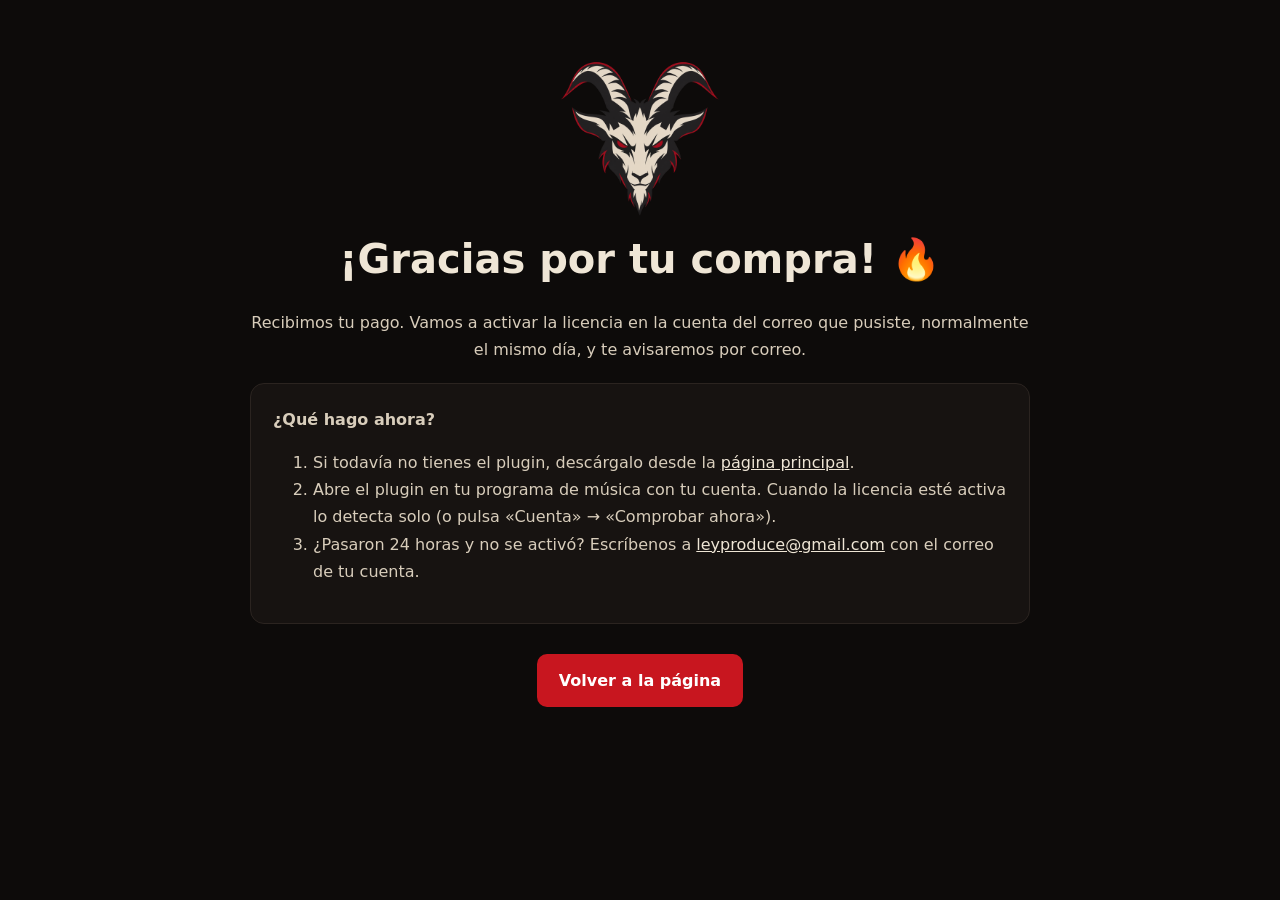
<file: gracias.html>
<!doctype html>
<html lang="es"><head><meta charset="utf-8"><meta name="viewport" content="width=device-width,initial-scale=1">
<title>¡Gracias! · Bravo Melody Composer</title><link rel="icon" href="favicon.png"><link rel="stylesheet" href="legal.css"></head>
<body><div class="wrap" style="text-align:center">
<img src="logo.png" alt="" style="width:160px;margin-top:30px">
<h1>¡Gracias por tu compra! 🔥</h1>
<p>Recibimos tu pago. Vamos a activar la licencia en la cuenta del correo que pusiste, normalmente el mismo día, y te avisaremos por correo.</p>
<div class="box" style="text-align:left">
<p style="margin-top:0"><b>¿Qué hago ahora?</b></p>
<ol>
<li>Si todavía no tienes el plugin, descárgalo desde la <a href="index.html#prueba">página principal</a>.</li>
<li>Abre el plugin en tu programa de música con tu cuenta. Cuando la licencia esté activa lo detecta solo (o pulsa «Cuenta» → «Comprobar ahora»).</li>
<li>¿Pasaron 24 horas y no se activó? Escríbenos a <a href="mailto:leyproduce@gmail.com">leyproduce@gmail.com</a> con el correo de tu cuenta.</li>
</ol>
</div>
<p style="margin-top:30px"><a class="btn" href="index.html">Volver a la página</a></p>
</div></body></html>
</file>
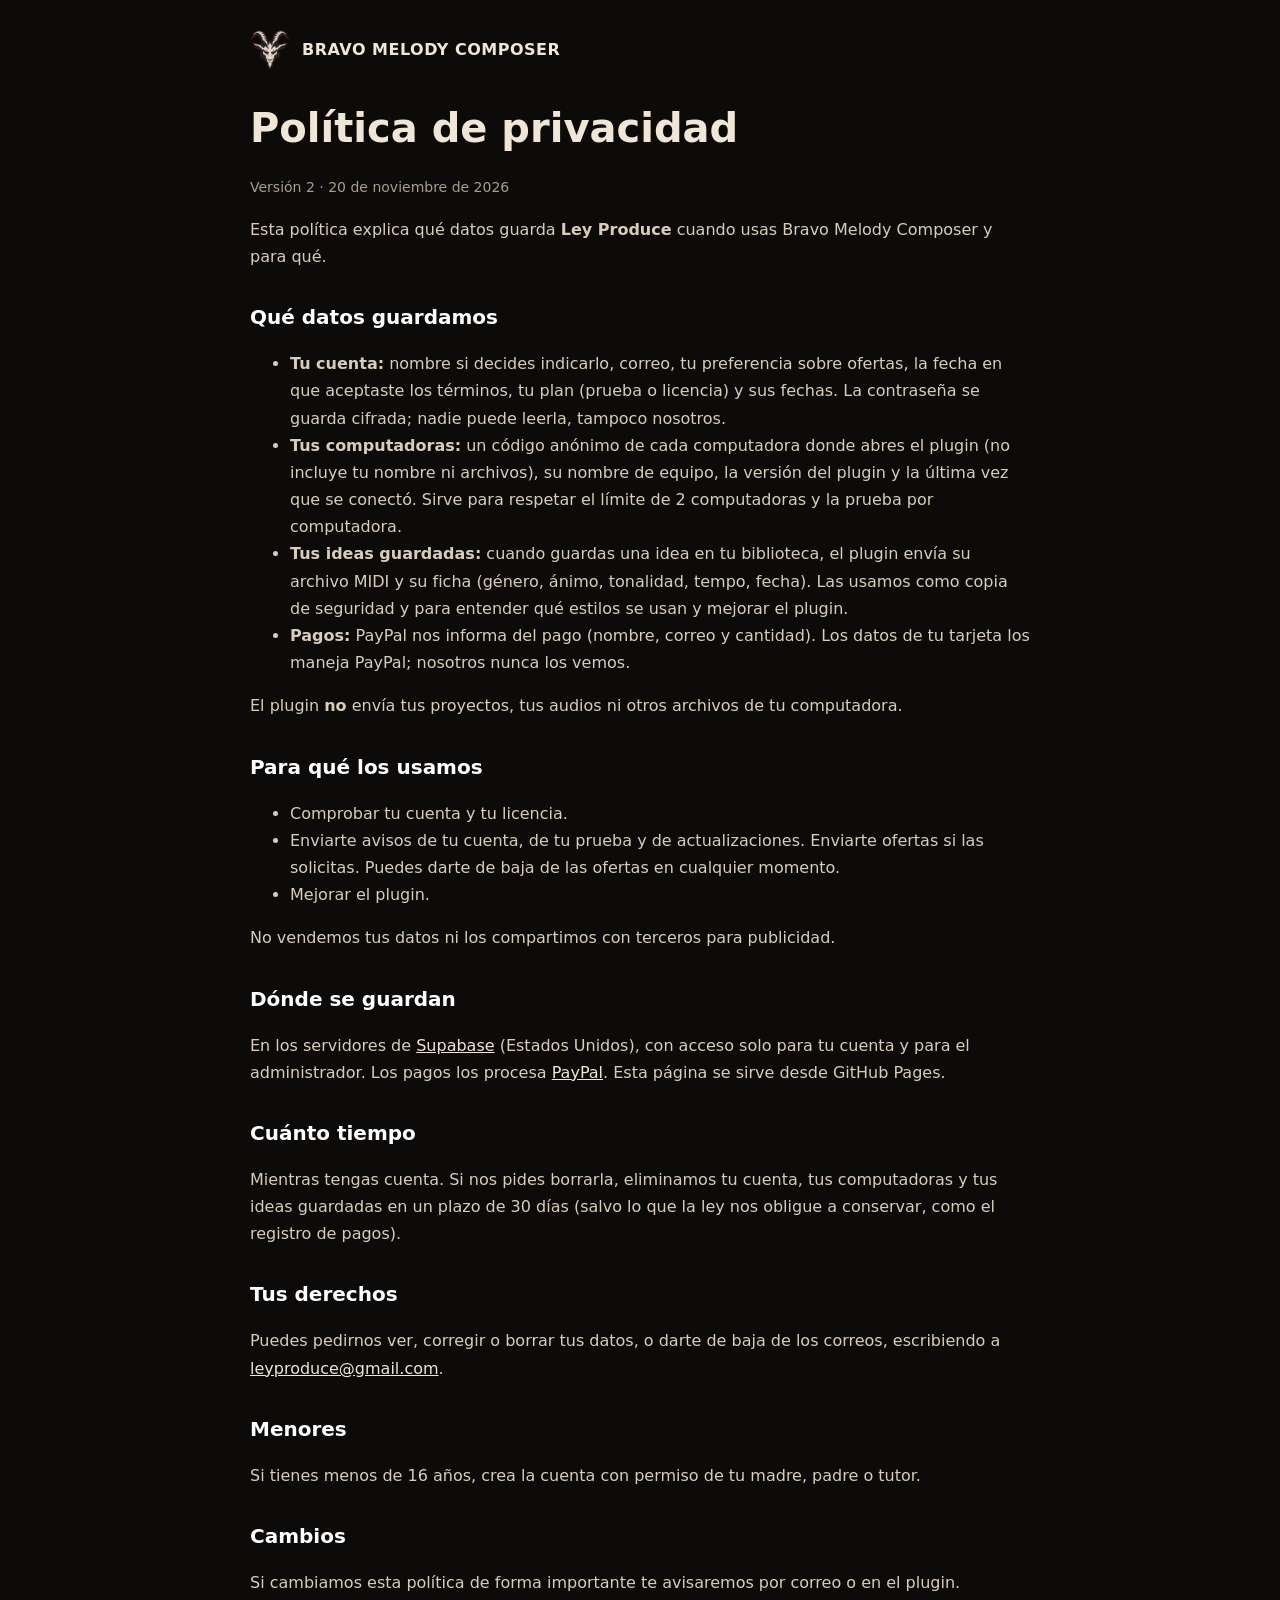
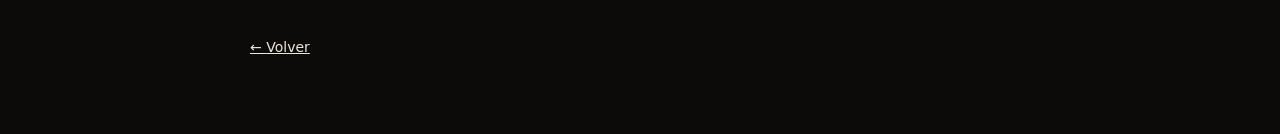
<file: privacidad.html>
<!doctype html>
<html lang="es"><head><meta charset="utf-8"><meta name="viewport" content="width=device-width,initial-scale=1">
<title>Privacidad · Bravo Melody Composer</title><link rel="icon" href="favicon.png"><link rel="stylesheet" href="legal.css"></head>
<body><div class="wrap">
<header><img src="logo.png" alt=""><a href="index.html">BRAVO MELODY COMPOSER</a></header>
<h1>Política de privacidad</h1>
<p class="dim">Versión 2 · 20 de noviembre de 2026</p>

<p>Esta política explica qué datos guarda <b>Ley Produce</b> cuando usas Bravo Melody Composer y para qué.</p>

<h2>Qué datos guardamos</h2>
<ul>
<li><b>Tu cuenta:</b> nombre si decides indicarlo, correo, tu preferencia sobre ofertas, la fecha en que aceptaste los términos, tu plan (prueba o licencia) y sus fechas. La contraseña se guarda cifrada; nadie puede leerla, tampoco nosotros.</li>
<li><b>Tus computadoras:</b> un código anónimo de cada computadora donde abres el plugin (no incluye tu nombre ni archivos), su nombre de equipo, la versión del plugin y la última vez que se conectó. Sirve para respetar el límite de 2 computadoras y la prueba por computadora.</li>
<li><b>Tus ideas guardadas:</b> cuando guardas una idea en tu biblioteca, el plugin envía su archivo MIDI y su ficha (género, ánimo, tonalidad, tempo, fecha). Las usamos como copia de seguridad y para entender qué estilos se usan y mejorar el plugin.</li>
<li><b>Pagos:</b> PayPal nos informa del pago (nombre, correo y cantidad). Los datos de tu tarjeta los maneja PayPal; nosotros nunca los vemos.</li>
</ul>
<p>El plugin <b>no</b> envía tus proyectos, tus audios ni otros archivos de tu computadora.</p>

<h2>Para qué los usamos</h2>
<ul>
<li>Comprobar tu cuenta y tu licencia.</li>
<li>Enviarte avisos de tu cuenta, de tu prueba y de actualizaciones. Enviarte ofertas si las solicitas. Puedes darte de baja de las ofertas en cualquier momento.</li>
<li>Mejorar el plugin.</li>
</ul>
<p>No vendemos tus datos ni los compartimos con terceros para publicidad.</p>

<h2>Dónde se guardan</h2>
<p>En los servidores de <a href="https://supabase.com" target="_blank" rel="noopener">Supabase</a> (Estados Unidos), con acceso solo para tu cuenta y para el administrador. Los pagos los procesa <a href="https://www.paypal.com" target="_blank" rel="noopener">PayPal</a>. Esta página se sirve desde GitHub Pages.</p>

<h2>Cuánto tiempo</h2>
<p>Mientras tengas cuenta. Si nos pides borrarla, eliminamos tu cuenta, tus computadoras y tus ideas guardadas en un plazo de 30 días (salvo lo que la ley nos obligue a conservar, como el registro de pagos).</p>

<h2>Tus derechos</h2>
<p>Puedes pedirnos ver, corregir o borrar tus datos, o darte de baja de los correos, escribiendo a <a href="mailto:leyproduce@gmail.com">leyproduce@gmail.com</a>.</p>

<h2>Menores</h2>
<p>Si tienes menos de 16 años, crea la cuenta con permiso de tu madre, padre o tutor.</p>

<h2>Cambios</h2>
<p>Si cambiamos esta política de forma importante te avisaremos por correo o en el plugin.</p>

<p class="dim" style="margin-top:40px"><a href="index.html">← Volver</a></p>
</div></body></html>
</file>
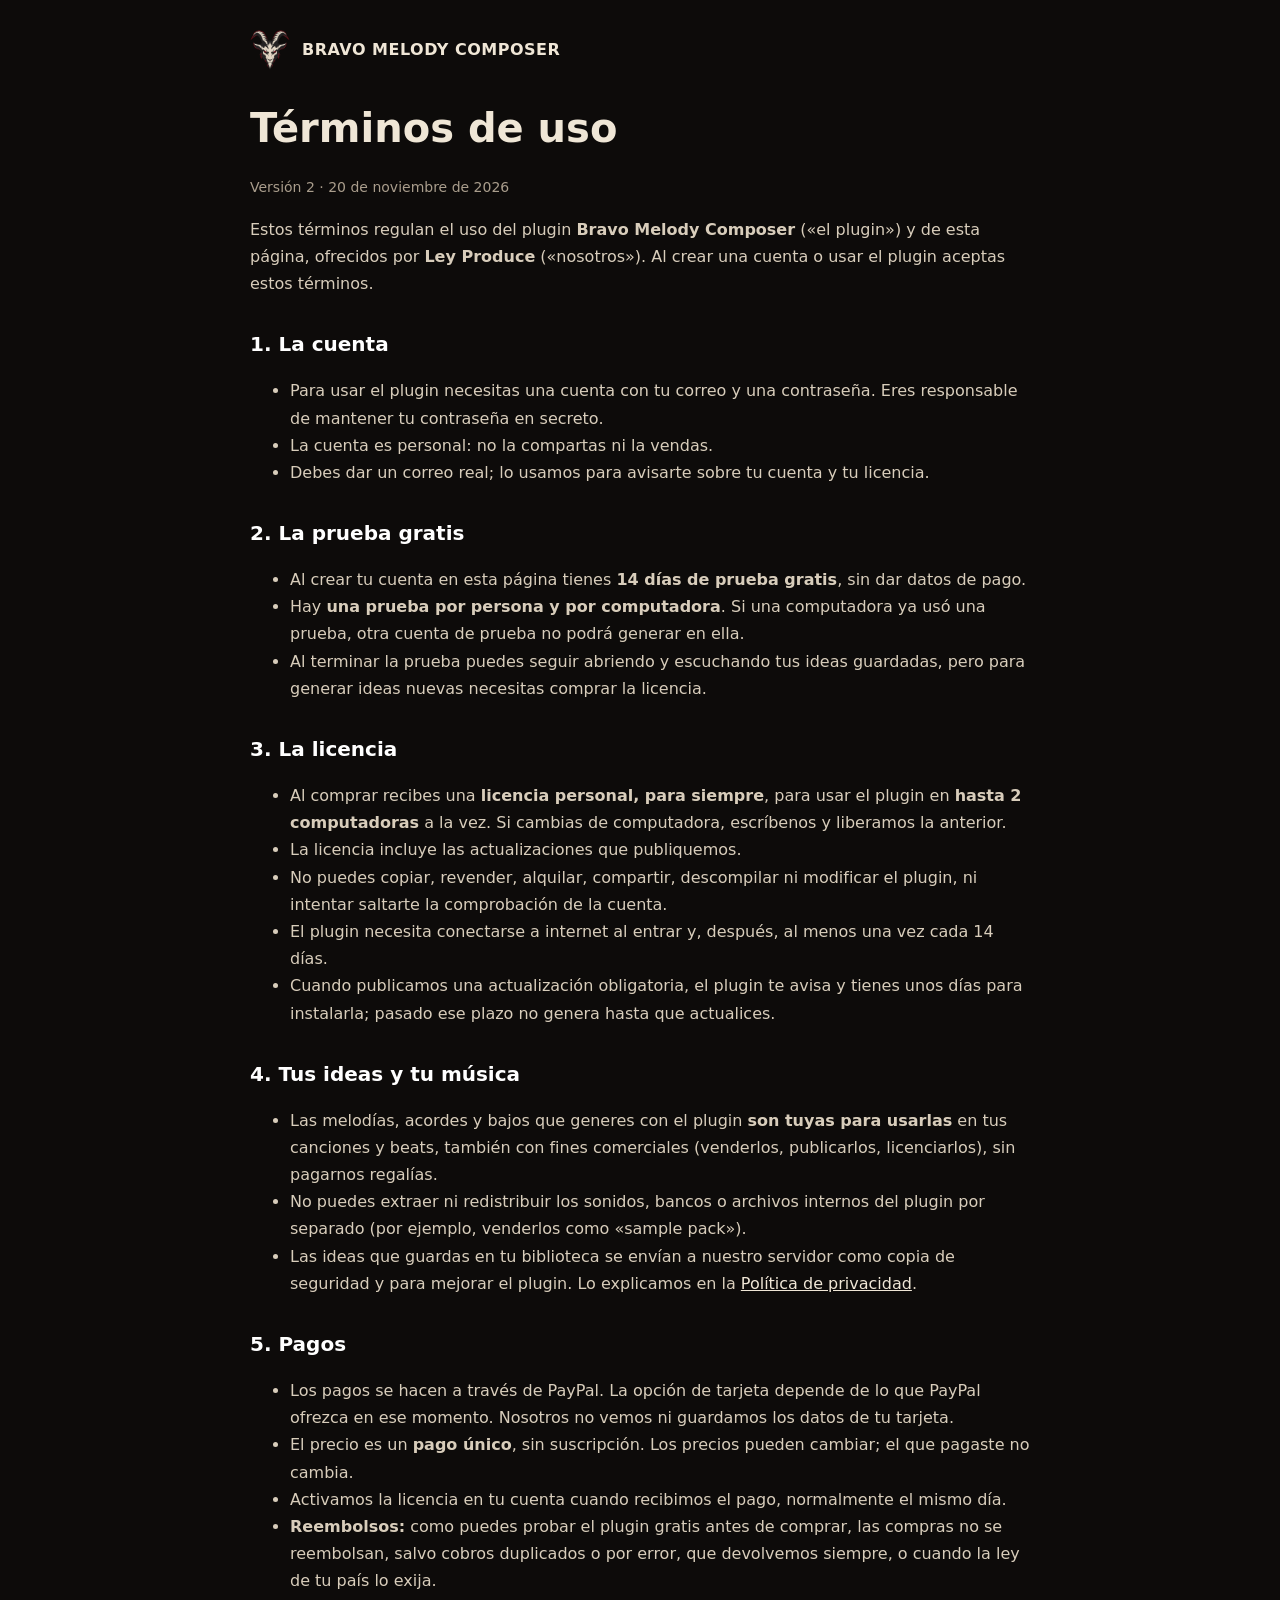
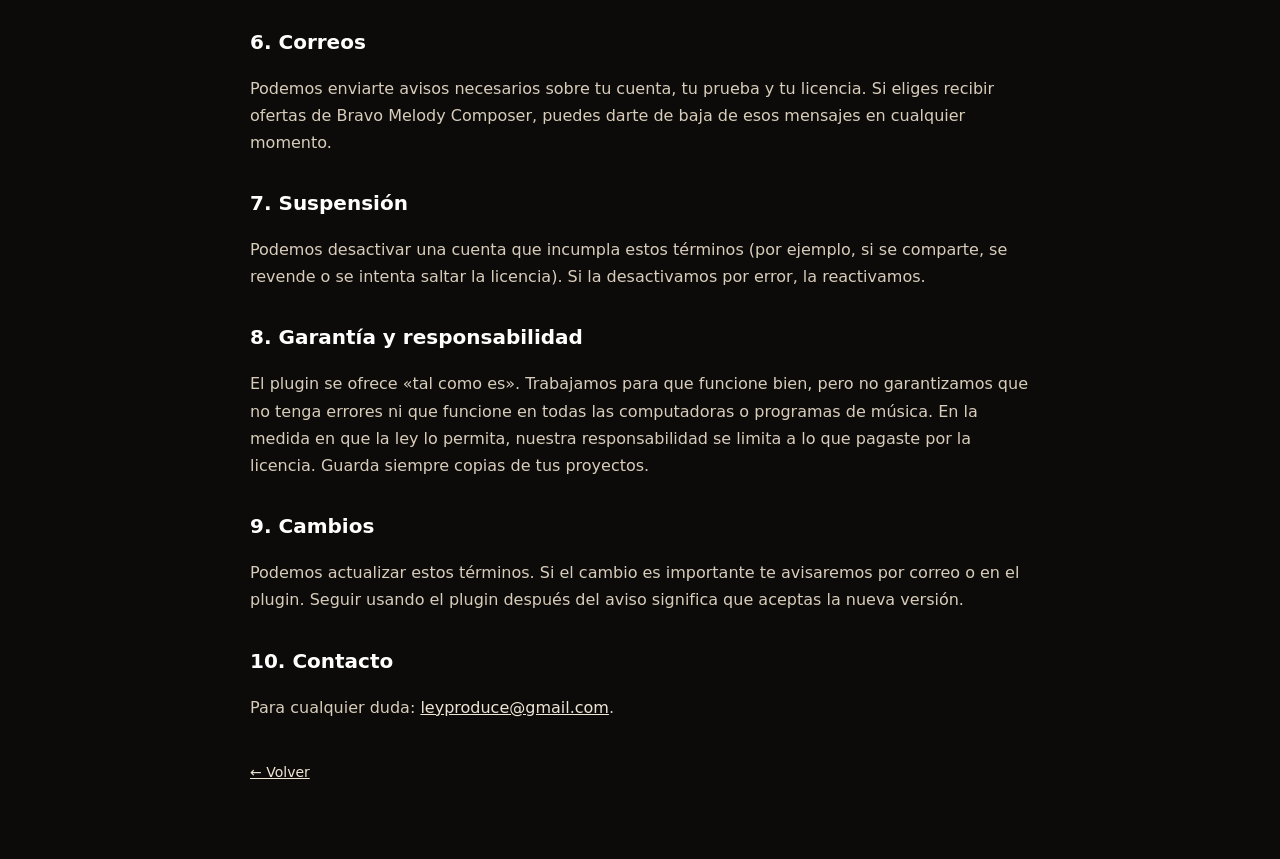
<file: terminos.html>
<!doctype html>
<html lang="es"><head><meta charset="utf-8"><meta name="viewport" content="width=device-width,initial-scale=1">
<title>Términos de uso · Bravo Melody Composer</title><link rel="icon" href="favicon.png"><link rel="stylesheet" href="legal.css"></head>
<body><div class="wrap">
<header><img src="logo.png" alt=""><a href="index.html">BRAVO MELODY COMPOSER</a></header>
<h1>Términos de uso</h1>
<p class="dim">Versión 2 · 20 de noviembre de 2026</p>

<p>Estos términos regulan el uso del plugin <b>Bravo Melody Composer</b> («el plugin») y de esta página, ofrecidos por <b>Ley Produce</b> («nosotros»). Al crear una cuenta o usar el plugin aceptas estos términos.</p>

<h2>1. La cuenta</h2>
<ul>
<li>Para usar el plugin necesitas una cuenta con tu correo y una contraseña. Eres responsable de mantener tu contraseña en secreto.</li>
<li>La cuenta es personal: no la compartas ni la vendas.</li>
<li>Debes dar un correo real; lo usamos para avisarte sobre tu cuenta y tu licencia.</li>
</ul>

<h2>2. La prueba gratis</h2>
<ul>
<li>Al crear tu cuenta en esta página tienes <b>14 días de prueba gratis</b>, sin dar datos de pago.</li>
<li>Hay <b>una prueba por persona y por computadora</b>. Si una computadora ya usó una prueba, otra cuenta de prueba no podrá generar en ella.</li>
<li>Al terminar la prueba puedes seguir abriendo y escuchando tus ideas guardadas, pero para generar ideas nuevas necesitas comprar la licencia.</li>
</ul>

<h2>3. La licencia</h2>
<ul>
<li>Al comprar recibes una <b>licencia personal, para siempre</b>, para usar el plugin en <b>hasta 2 computadoras</b> a la vez. Si cambias de computadora, escríbenos y liberamos la anterior.</li>
<li>La licencia incluye las actualizaciones que publiquemos.</li>
<li>No puedes copiar, revender, alquilar, compartir, descompilar ni modificar el plugin, ni intentar saltarte la comprobación de la cuenta.</li>
<li>El plugin necesita conectarse a internet al entrar y, después, al menos una vez cada 14 días.</li>
<li>Cuando publicamos una actualización obligatoria, el plugin te avisa y tienes unos días para instalarla; pasado ese plazo no genera hasta que actualices.</li>
</ul>

<h2>4. Tus ideas y tu música</h2>
<ul>
<li>Las melodías, acordes y bajos que generes con el plugin <b>son tuyas para usarlas</b> en tus canciones y beats, también con fines comerciales (venderlos, publicarlos, licenciarlos), sin pagarnos regalías.</li>
<li>No puedes extraer ni redistribuir los sonidos, bancos o archivos internos del plugin por separado (por ejemplo, venderlos como «sample pack»).</li>
<li>Las ideas que guardas en tu biblioteca se envían a nuestro servidor como copia de seguridad y para mejorar el plugin. Lo explicamos en la <a href="privacidad.html">Política de privacidad</a>.</li>
</ul>

<h2>5. Pagos</h2>
<ul>
<li>Los pagos se hacen a través de PayPal. La opción de tarjeta depende de lo que PayPal ofrezca en ese momento. Nosotros no vemos ni guardamos los datos de tu tarjeta.</li>
<li>El precio es un <b>pago único</b>, sin suscripción. Los precios pueden cambiar; el que pagaste no cambia.</li>
<li>Activamos la licencia en tu cuenta cuando recibimos el pago, normalmente el mismo día.</li>
<li><b>Reembolsos:</b> como puedes probar el plugin gratis antes de comprar, las compras no se reembolsan, salvo cobros duplicados o por error, que devolvemos siempre, o cuando la ley de tu país lo exija.</li>
</ul>

<h2>6. Correos</h2>
<p>Podemos enviarte avisos necesarios sobre tu cuenta, tu prueba y tu licencia. Si eliges recibir ofertas de Bravo Melody Composer, puedes darte de baja de esos mensajes en cualquier momento.</p>

<h2>7. Suspensión</h2>
<p>Podemos desactivar una cuenta que incumpla estos términos (por ejemplo, si se comparte, se revende o se intenta saltar la licencia). Si la desactivamos por error, la reactivamos.</p>

<h2>8. Garantía y responsabilidad</h2>
<p>El plugin se ofrece «tal como es». Trabajamos para que funcione bien, pero no garantizamos que no tenga errores ni que funcione en todas las computadoras o programas de música. En la medida en que la ley lo permita, nuestra responsabilidad se limita a lo que pagaste por la licencia. Guarda siempre copias de tus proyectos.</p>

<h2>9. Cambios</h2>
<p>Podemos actualizar estos términos. Si el cambio es importante te avisaremos por correo o en el plugin. Seguir usando el plugin después del aviso significa que aceptas la nueva versión.</p>

<h2>10. Contacto</h2>
<p>Para cualquier duda: <a href="mailto:leyproduce@gmail.com">leyproduce@gmail.com</a>.</p>

<p class="dim" style="margin-top:40px"><a href="index.html">← Volver</a></p>
</div></body></html>
</file>
<file: legal.css>
:root{--bg:#0d0b0a;--panel:#171311;--line:#2b2420;--cream:#efe6d6;--dim:#a99d8c;--red:#c8161f}
*{box-sizing:border-box}
body{margin:0;background:var(--bg);color:var(--cream);font:16px/1.7 Inter,system-ui,sans-serif}
.wrap{max-width:820px;margin:0 auto;padding:30px 20px 60px}
a{color:var(--cream)}
header{display:flex;align-items:center;gap:12px;margin-bottom:24px}
header img{width:40px;height:40px}
header a{text-decoration:none;font-weight:800;letter-spacing:.5px}
h1{font-size:clamp(28px,5vw,40px);margin:0 0 6px}
h2{font-size:20px;margin:30px 0 6px;color:#fff}
p,li{color:#d8cdbb}
.dim{color:var(--dim);font-size:14px}
.box{background:var(--panel);border:1px solid var(--line);border-radius:14px;padding:22px;margin-top:20px}
.btn{display:inline-block;background:var(--red);color:#fff;border-radius:10px;padding:13px 22px;font-weight:800;text-decoration:none}
</file>
